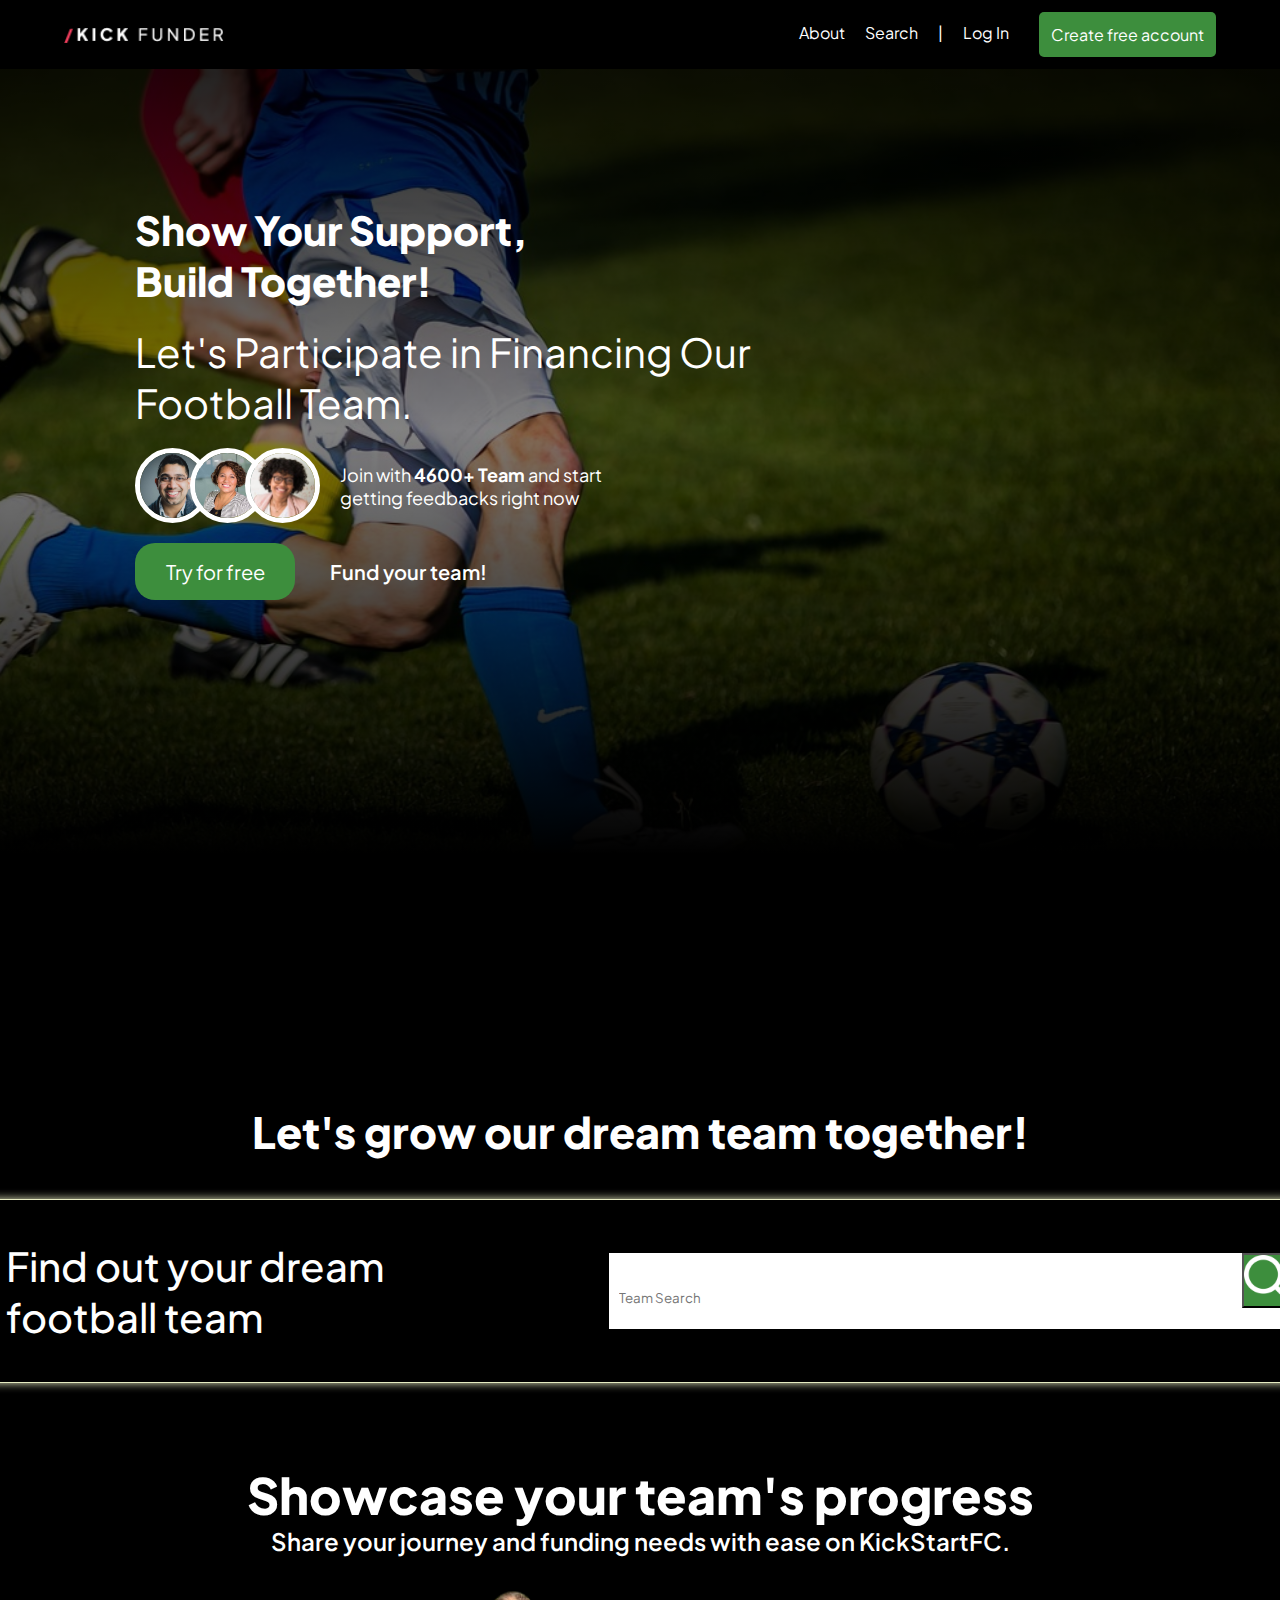
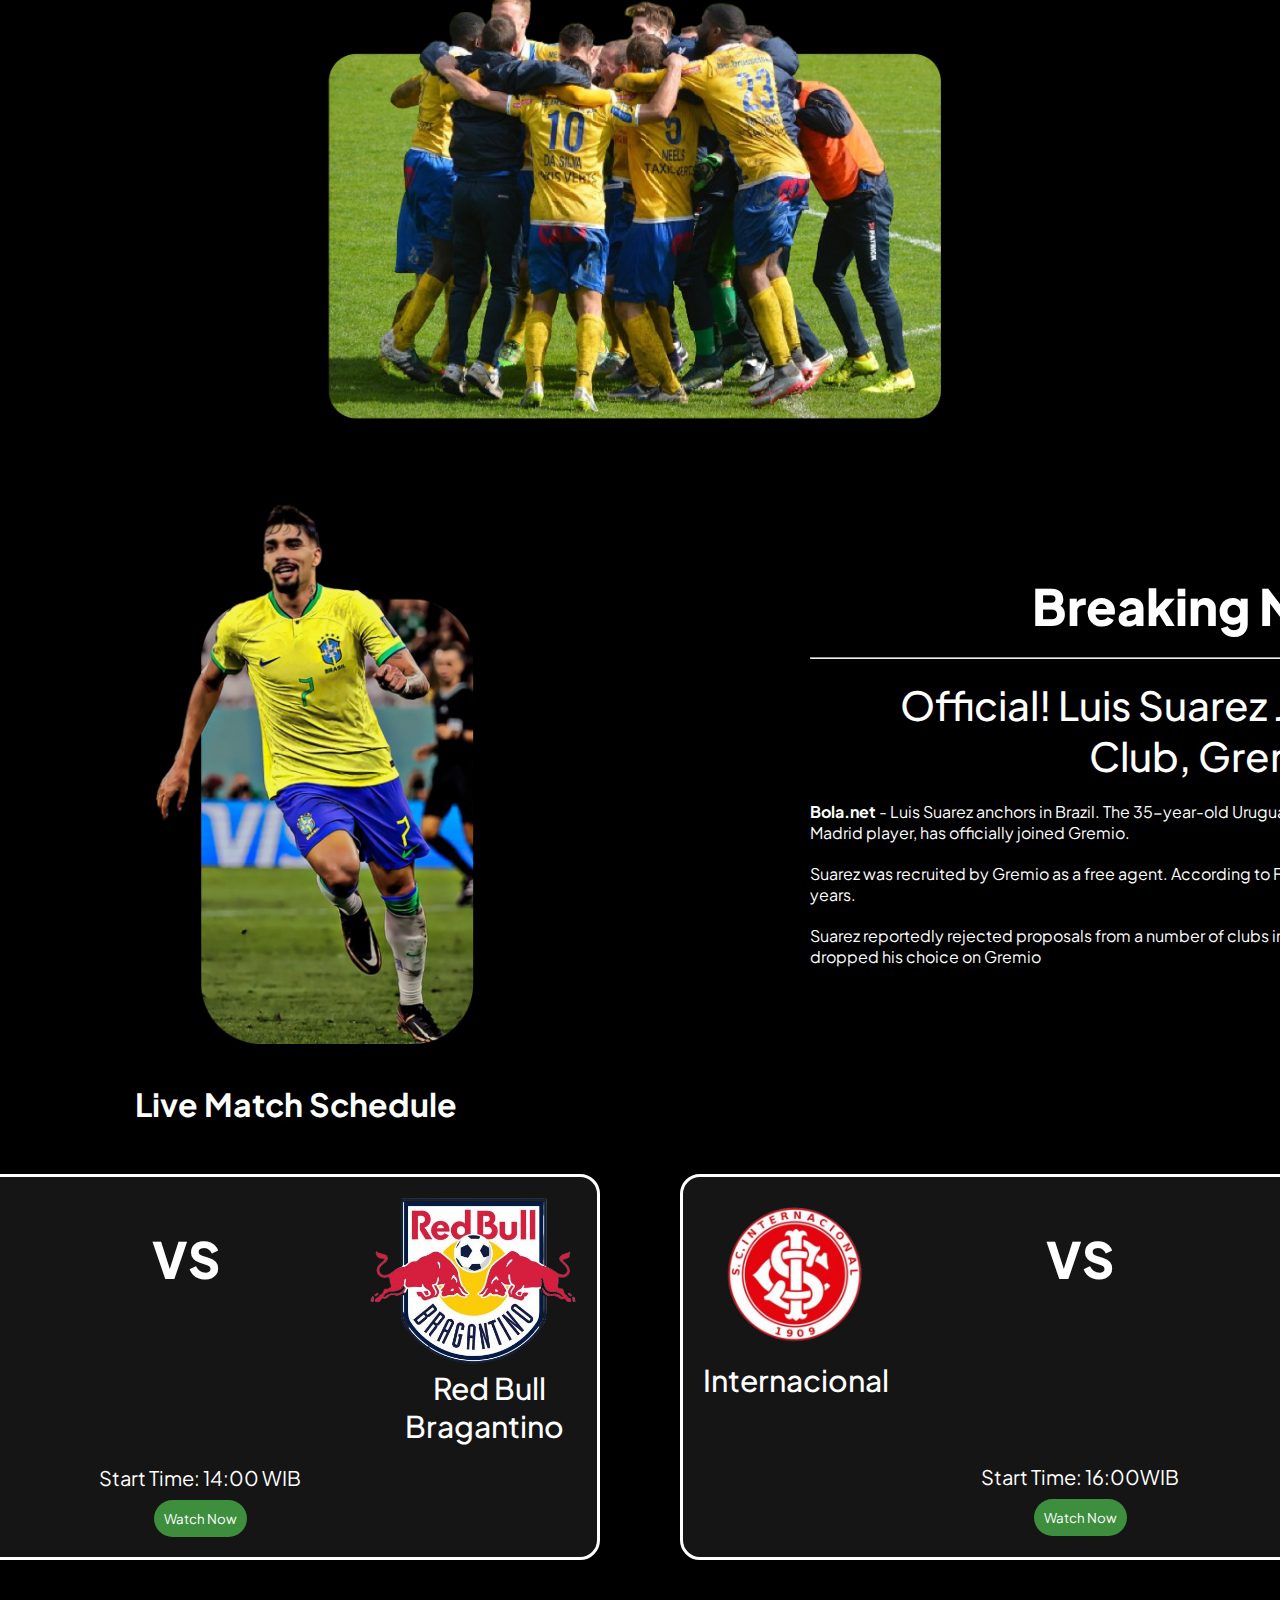
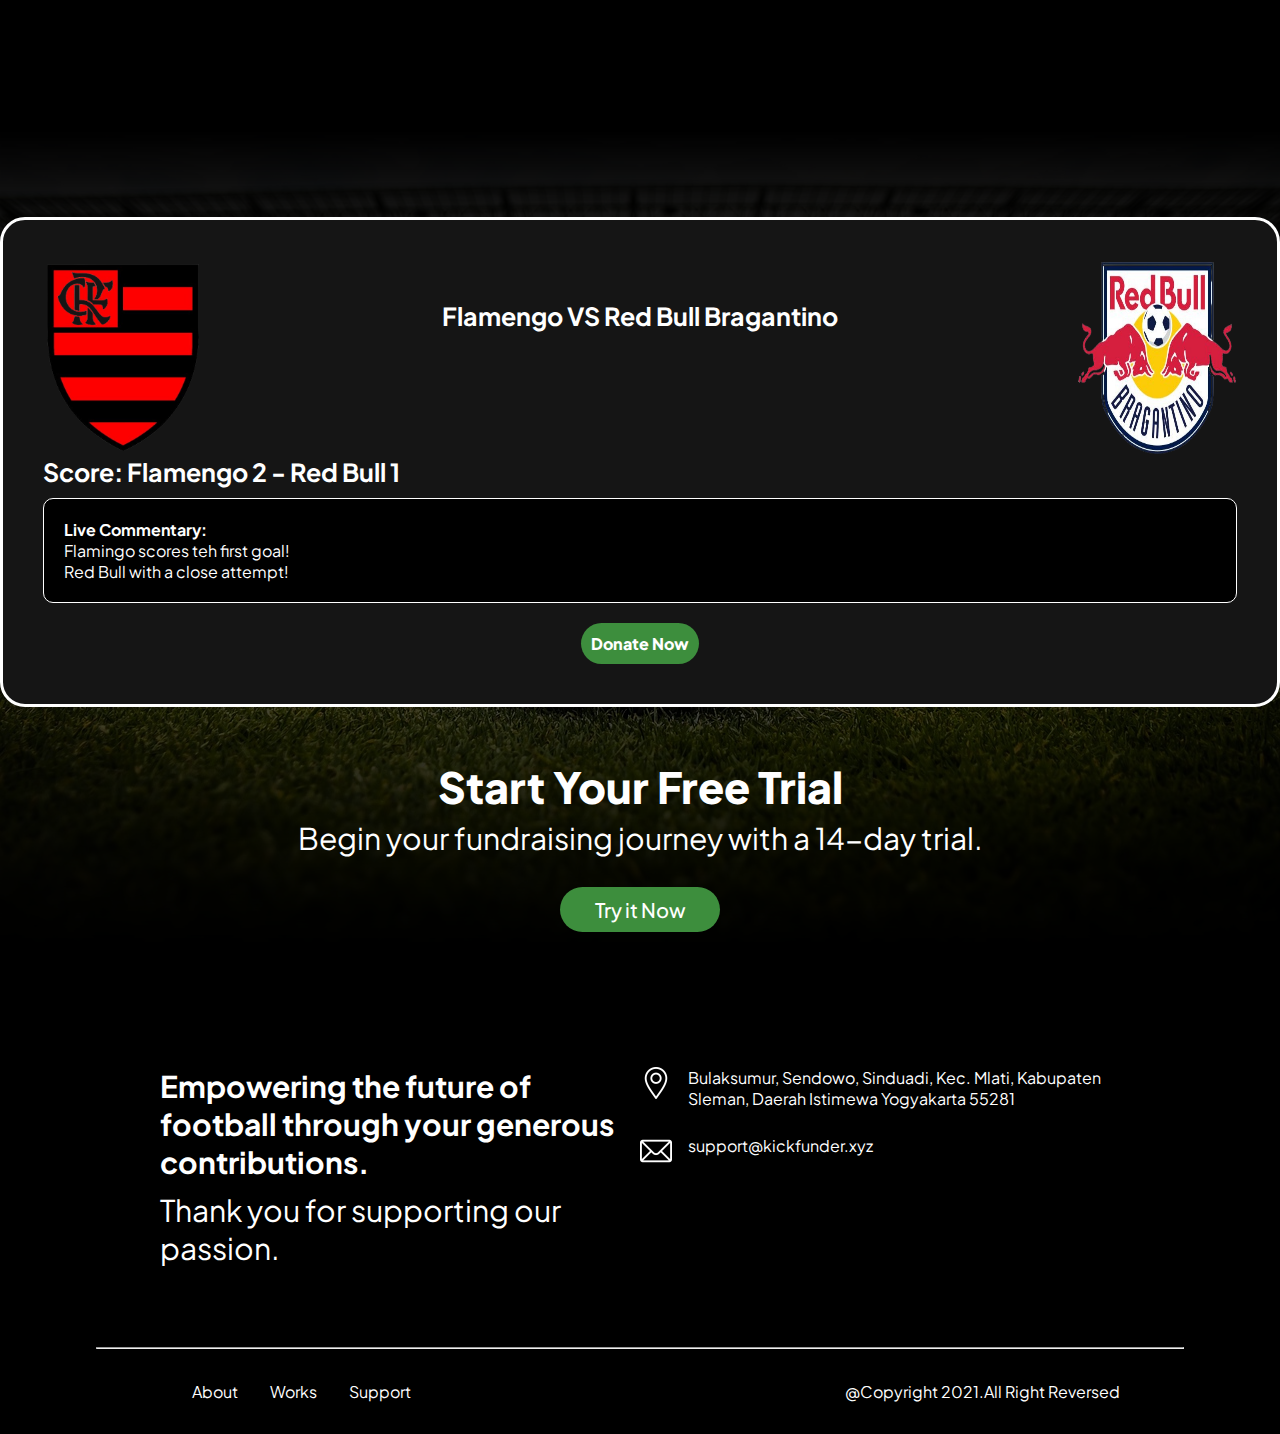
<file: index.html>
<!DOCTYPE html>
<html lang="en">
<head>
    <meta charset="UTF-8">
    <meta name="viewport" content="width=device-width, initial-scale=1.0">
    <title>Kick Funder</title>

    <!-- CSS -->
    <link rel="stylesheet" href="styles.css">

    <!-- Fonts -->
    <link rel="preconnect" href="https://fonts.googleapis.com">
    <link rel="preconnect" href="https://fonts.gstatic.com" crossorigin>
    <link href="https://fonts.googleapis.com/css2?family=Plus+Jakarta+Sans:ital,wght@0,200..800;1,200..800&display=swap" rel="stylesheet">

</head>
<body>
    <!-- Navigation Bar -->
    <header>
        <div id="nav-bar">
            <div>
                <img class="logo" src="./assets/KICK FUNDER.png" alt="logo">
            </div>
            <nav>
                <ul>
                    <a href="#about-section"><li>About</li></a>
                    <a href="#search-section"><li>Search</li></a>
                    <li class="no-animation">|</li>
                    <a href="404.html"><li>Log In</li></a>
                    <a href="404.html"><button>Create free account</button></a>
                </ul>
            </nav>
        </div>
    </header>

    <main>
        <!-- Landing Page -->
        <div id="landing-page">
            <div id="about-section">
                <div class="header-1">
                    <p>Show Your Support,</p>
                    <p>Build Together!</p>
                </div>
                <div class="header-2">
                    <p>Let's Participate in Financing Our </p>
                    <p>Football Team.</p>
                </div>
                <div class="header-3">
                    <div class="header-3-img-container">
                        <img class="header-3-img" src="./assets/profile-pict/profile-pict1.png" alt="profile-pict1">
                        <img class="header-3-img" src="./assets/profile-pict/profile-pict2.png" alt="profile-pict2">
                        <img class="header-3-img" src="./assets/profile-pict/profile-pict3.png" alt="profile-pict3">
                    </div>
                    <div class="header-3-p">
                        <p>Join with <b>4600+ Team</b> and start</p>
                        <p>getting feedbacks right now</p>
                    </div>
                </div>
                <a href="./404.html"><button class="try-for-free">Try for free</button></a>
                <a href="./teams.html" class="fund-your-team">Fund your team!</a>
            </div>
        </div>

        <!-- Main Page -->
        <div id="main-page-1">
            <div class="search-bar-container" id="search-section">
                <p class="search-bar-title">Let's grow our dream team together!</p>
                    <div class="search-bar">
                        <div class="search-bar-text">
                            <p>Find out your dream</p>
                            <p>football team</p>
                        </div>
                        <form action="">
                            <input type="search" id="site-search" name="q"
                                aria-label="Search through site content" placeholder="Team Search">
                            <button><img src="./assets/icons/search.png" alt="search"></button>
                        </form>
                    </div>
                </div>

                <div class="showcase">
                    <div class="showcase-text-container">
                        <h1>Showcase your team's progress</h1>
                        <p>Share your journey and funding needs with ease on KickStartFC.</p>
                    </div>
                    <img src="./assets/players/plyr1.png" alt="players1">
                </div>

                <div class="news">
                    <img src="./assets/players/luis-suarez.png" alt="luis-suarez">
                    <div class="news-text-container">
                        <h1>Breaking News</h1>
                        <hr>
                        <h2>Official! Luis Suarez Joins Brazilian Club, Gremio</h2>
                        <p><b>Bola.net</b> - Luis Suarez anchors in Brazil. The 35-year-old Uruguayan striker, a former Barcelona and Atletico Madrid player, has officially joined Gremio.</p>
                        <p>Suarez was recruited by Gremio as a free agent. According to Fabrizio Romano, Suarez is contracted for two years.</p>
                        <p>Suarez reportedly rejected proposals from a number of clubs in Saudi Arabia and the United States. He dropped his choice on Gremio</p>
                    </div>
                </div>
                
                <h1 class="match-schedule-title">Live Match Schedule</h1>
                <div class="schedule-page-container">
                    
                    <div class="schedule">
                        
                        <div class="schedule-container">
                            <div class="team-container">
                                <div class="team-1">
                                    <img src="./assets/team/Flamengo.png" alt="Flamengo">
                                    <p class="team-name">Flamengo</p>
                                </div>
                                <h1>VS</h1>
                                <div class="team-2">
                                    <img style="width: 13rem;" src="./assets/team/Red-bull.png" alt="Red Bull Bragantino">
                                    <p class="team-name" style="margin-left: 25px;"> &nbsp; Red Bull Bragantino</p>
                                </div>
                            </div>
                            <div class="schedule-watch">
                                <p>Start Time: 14:00 WIB</p>
                                <a href="./404.html"><button>Watch Now</button></a>
                            </div>
                        </div>
                        <div class="schedule-container">
                            <div class="team-container">
                                <div class="team-1">
                                    <img src="./assets/team/Internacional.png" alt="Internacional">
                                    <p class="team-name">Internacional</p>
                                </div>
                                <h1>VS</h1>
                                <div class="team-2">
                                    <img src="./assets/team/Juventude.png" alt="Juventude">
                                    <p class="team-name">Juventude</p>
                                </div>
                            </div>
                            <div style="margin-top: 45px;" class="schedule-watch">
                                <p>Start Time:   16:00WIB</p>
                                <a href="./404.html"><button>Watch Now</button></a>
                            </div>
                        </div>
                    </div>
                </div>
            </div>

            <div id="main-page-2">
                <div class="post-matches-container">
                    <div class="post-matches">
                        <div class="post-teams">
                            <img src="./assets/team/Flamengo.png" alt="Flamengo">
                            <p>Flamengo VS Red Bull Bragantino</p>
                            <img src="./assets/team/Red-bull.png" alt="Red Bull Bragantino">
                        </div>
                        <div class="post-scores">
                            <p style="margin-bottom: 10px;">Score: Flamengo 2 - Red Bull 1</p>
                            <div class="post-commentary">
                                <p style="font-weight: 700;">Live Commentary:</p>
                                <p>Flamingo scores teh first goal!</p>
                                <p>Red Bull with a close attempt! </p>
                            </div>
                            <div class="post-button"><a href="./404.html"><button>Donate Now</button></a></div>
                        </div>
                    </div>
                </div>

                <div class="start-trial-container">
                    <div class="start-trial">
                        <h1>Start Your Free Trial</h1>
                        <h2>Begin your fundraising journey with a 14-day trial.</h2>
                        <a href="./404.html"><button>Try it Now</button></a>
                    </div>
                </div>
            </div>
        </div>

        <!-- FOOTER -->
        <footer>
            <div class="credits">
                <div class="credits-msg">
                    <h1>Empowering the future of football through your generous contributions.</h1>
                    <p>Thank you for supporting our passion.</p>
                </div>
                <div class="credits-info">
                    <div class="credits-info-container">
                        <img src="./assets/icons/location.png" alt="location-icon">
                            <p>Bulaksumur, Sendowo, Sinduadi, Kec. Mlati, Kabupaten Sleman, Daerah Istimewa Yogyakarta 55281</p>
                    </div>
                    <div class="credits-info-container">
                        <img src="./assets/icons/mail.png" alt="email-icon">
                        <p>support@kickfunder.xyz</p>
                    </div>
                </div>
            </div>

            <hr>

            <div class="end-page">
                <div class="footer-nav">
                    <ul>
                        <li>About</li>
                        <li>Works</li>
                        <li>Support</li>
                    </ul>
                </div>

                <p>@Copyright 2021.All Right Reversed</p>
            </div>
        </footer>
    </main>
</body>
</html>
</file>
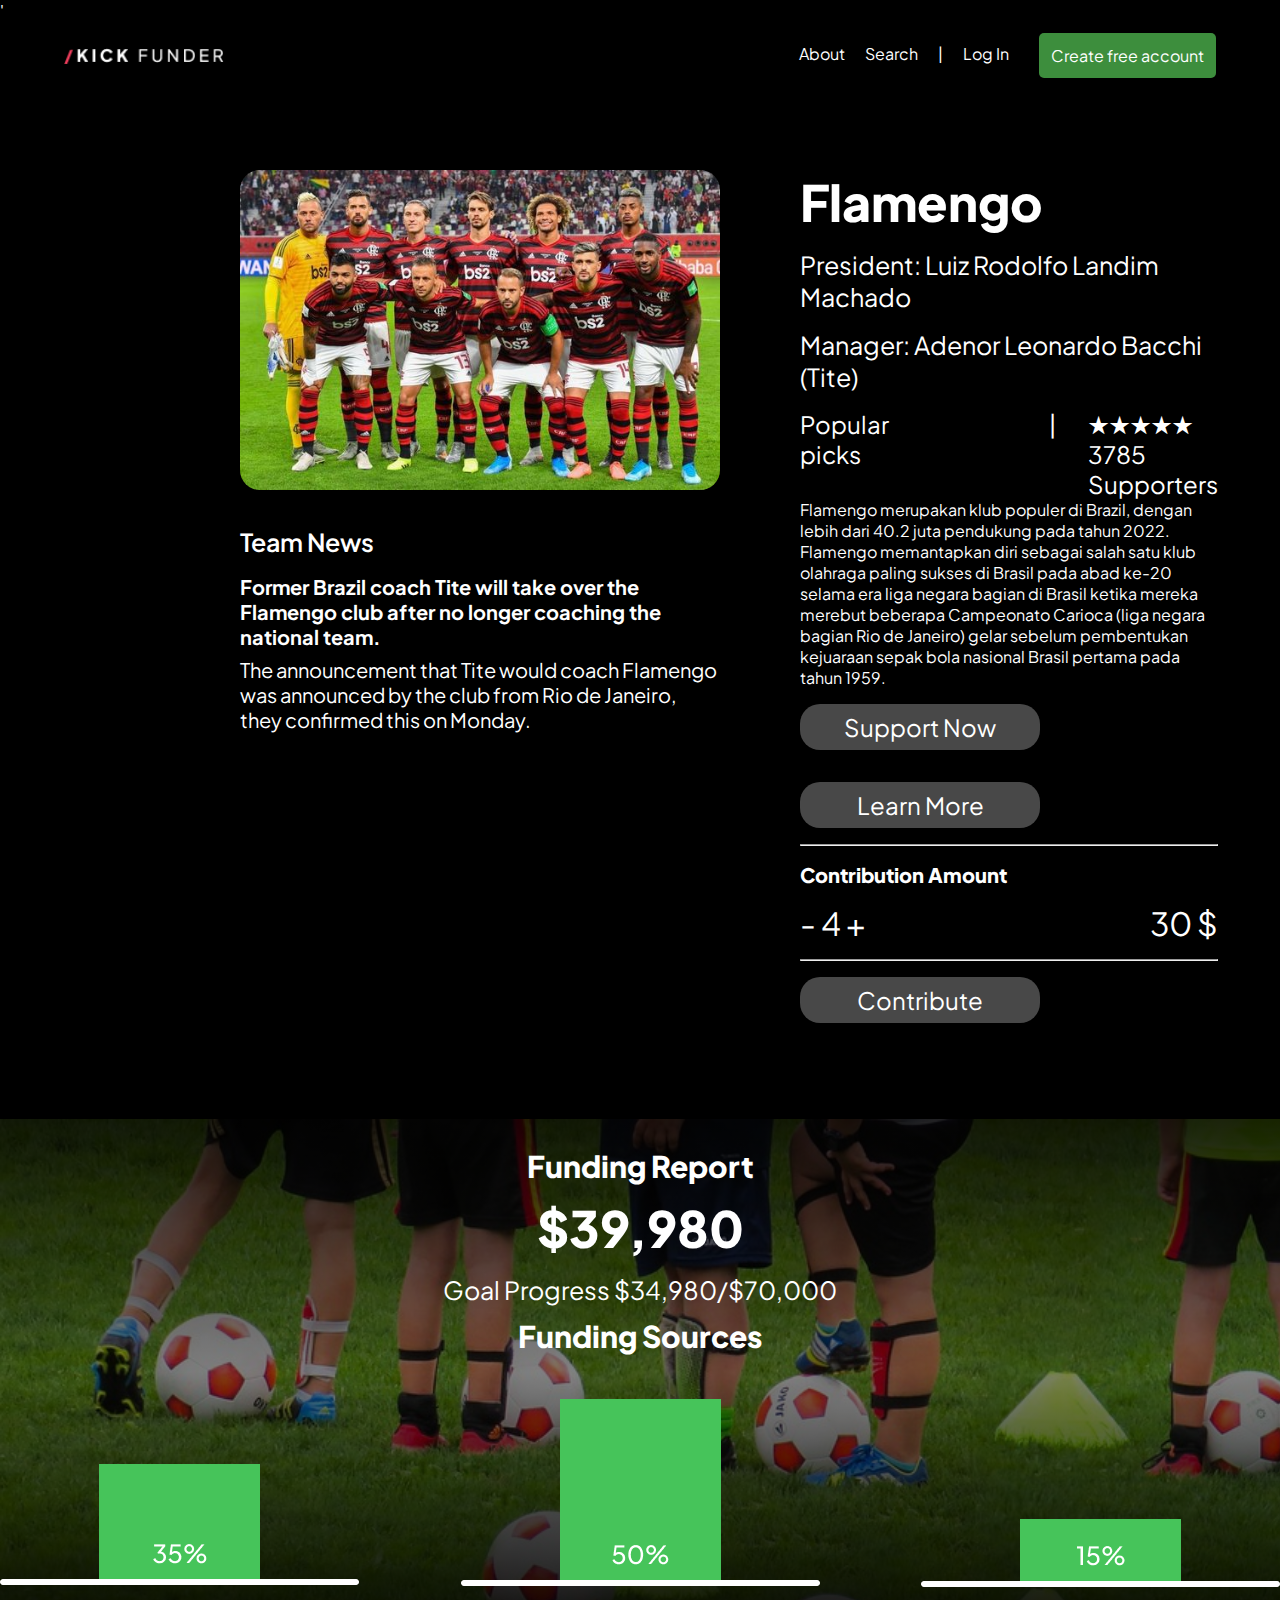
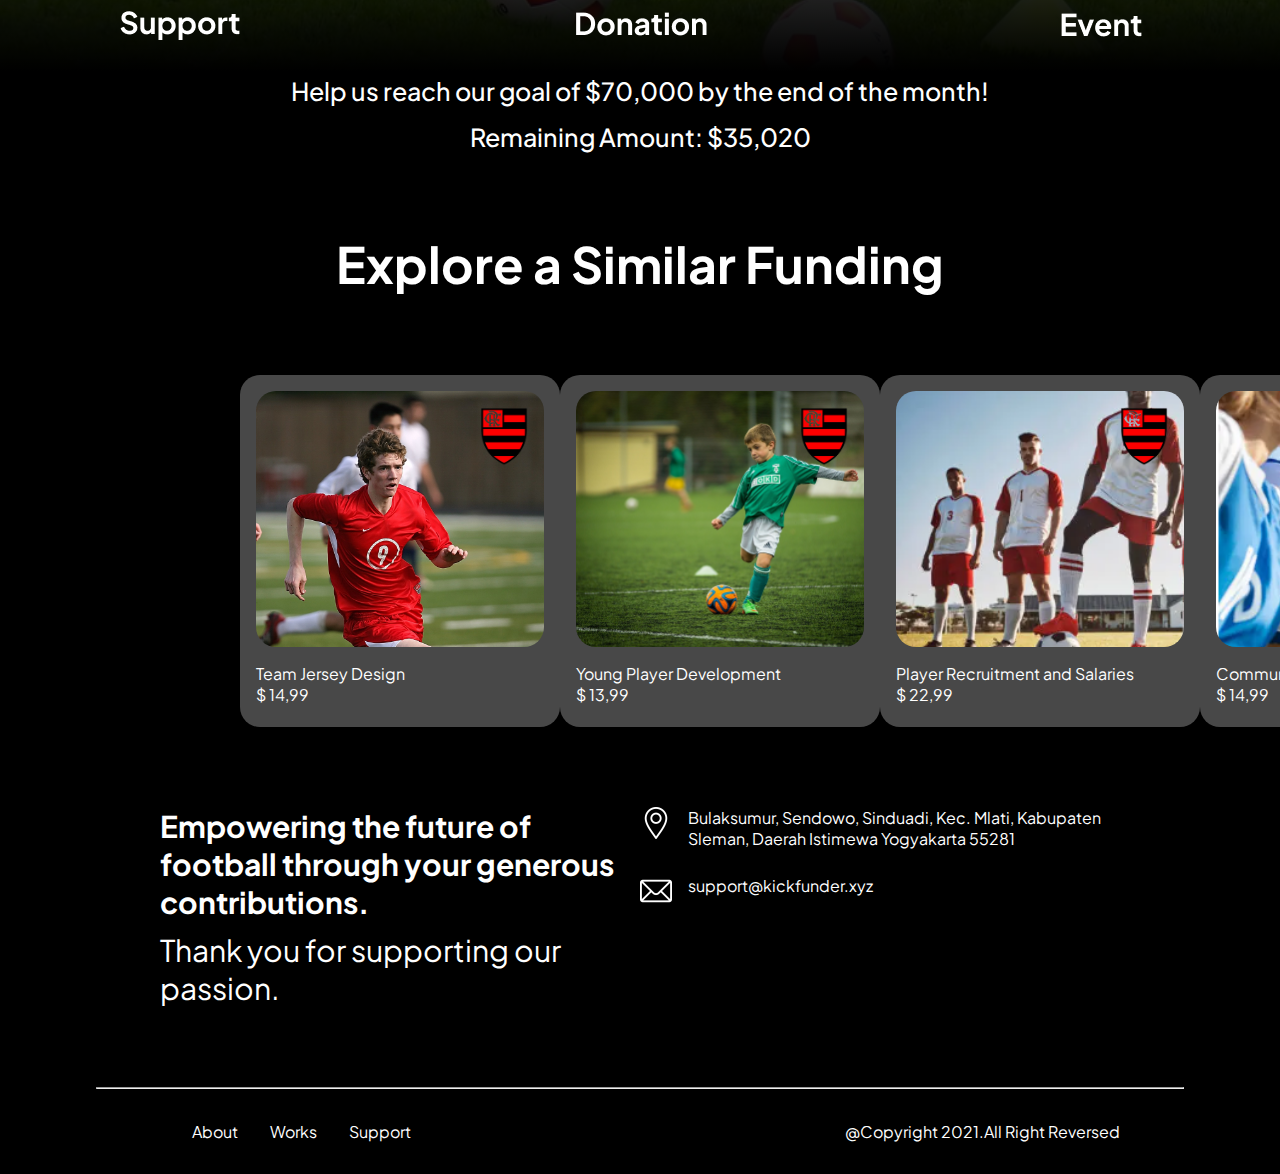
<file: Flamengo/Flamengo.html>
<!DOCTYPE html>
<html lang="en">
<head>
    <meta charset="UTF-8">
    <meta name="viewport" content="width=device-width, initial-scale=1.0">
    <title>Flamengo</title>

    <!-- CSS -->
    <link rel="stylesheet" href="../styles.css">
    <link rel="stylesheet" href="./Flamengo.css">

    <!-- Fonts -->
    <link rel="preconnect" href="https://fonts.googleapis.com">
    <link rel="preconnect" href="https://fonts.gstatic.com" crossorigin>
    <link href="https://fonts.googleapis.com/css2?family=Plus+Jakarta+Sans:ital,wght@0,200..800;1,200..800&display=swap" rel="stylesheet">'

</head>
<body>
    <!-- Navigation Bar -->
    <header>
        <div id="nav-bar">
            <div>
                <a href="../index.html">
                    <img class="logo" src="../assets/KICK FUNDER.png" alt="logo">
                </a>
            </div>
            <nav>
                <ul>
                    <a href="../index.html"><li>About</li></a>
                    <a href="../index.html"><li>Search</li></a>
                    <li class="no-animation">|</li>
                    <a href="../404.html"><li>Log In</li></a>
                    <a href="../404.html"><button>Create free account</button></a>
                </ul>
            </nav>
        </div>
    </header>

    <main>
        <!-- Flamengo -->
        <div class="flamengo-container">
            <div class="team-img-news">
                <img class="flamengo-img" src="../assets/team-pict/Flamengo.png" alt="Flamengo">
                <div class="team-news">
                    <h1>Team News</h1>
                    <p><b>Former Brazil coach Tite will take over the Flamengo club after no longer coaching the national team.
                    </b></p>
                    <p>The announcement that Tite would coach Flamengo was announced by the club from Rio de Janeiro, they confirmed this on Monday.</p>
                </div>
            </div>
            <div>
                <h1 class="team-name">Flamengo</h1>
                <p class="team-president">President: Luiz Rodolfo Landim Machado</p>
                <p class="team-manager">Manager: Adenor Leonardo Bacchi (Tite)</p>
                <div class="rating">
                    <p>Popular picks</p>
                    <p class="divider">|</p>
                    <p>★★★★★ &nbsp; &nbsp;   3785 Supporters</p>
                </div>
                <p>Flamengo merupakan klub populer di Brazil, dengan lebih dari 40.2 juta pendukung pada tahun 2022. Flamengo memantapkan diri sebagai salah satu klub olahraga paling sukses di Brasil pada abad ke-20 selama era liga negara bagian di Brasil ketika mereka merebut beberapa Campeonato Carioca (liga negara bagian Rio de Janeiro) gelar sebelum pembentukan kejuaraan sepak bola nasional Brasil pertama pada tahun 1959.</p>
                <div class="team-buttons">
                    <a href="../404.html"><button>Support Now</button></a>
                    <a href="../404.html"><button>Learn More</button></a>
                </div>
                <hr>
                <h1 class="contribution-title">Contribution Amount</h1>
                <div class="amount-container">
                    <p>- 4 +</p>
                    <p>30 $</p>
                </div>
                <hr>
                <a href="../404.html"><button class="contribute-button">Contribute</button></a>
            </div>
        </div>

        <div class="team-report">
            <h1 class="report-title">Funding Report</h1>
            <h1 class="report-amount">$39,980</h1>
            <p class="report-progress">Goal Progress $34,980/$70,000</p>
            <h1 class="report-source-title">Funding Sources</h1>

            <div class="graph-container">
                <div class="graph-1">
                    <img src="../assets/graph/1.png" alt="graph-1">
                </div>
                <div class="graph-2">
                    <img src="../assets/graph/2.png" alt="graph-2">
                </div>
                <div class="graph-3">
                    <img src="../assets/graph/3.png" alt="graph-3">
                </div>
            </div>
            <p class="help-us">Help us reach our goal of $70,000 by the end of the month!</p>
            <p class="remaining-amount">Remaining Amount: $35,020</p>
        </div>

        <div class="similar-funding">
            <h1 class="similar-title">Explore a Similar Funding</h1>
            <div class="funding-similar-container">
                <div class="funding-similar-box">
                    <div class="funding-similar-img-1"><img class="team-icon" src="../assets/team/Flamengo.png" alt="Flamengo"></div>
                    <div class="similar-funding-desc">
                        <p>Team Jersey Design</p>
                        <p>$ 14,99</p>
                    </div>
                </div>

                <div class="funding-similar-box">
                    <div class="funding-similar-img-2"><img class="team-icon" src="../assets/team/Flamengo.png" alt="Flamengo"></div>
                    <div class="similar-funding-desc">
                        <p>Young Player Development</p>
                        <p>$ 13,99</p>
                    </div>
                </div>

                <div class="funding-similar-box">
                    <div class="funding-similar-img-3"><img class="team-icon" src="../assets/team/Flamengo.png" alt="Flamengo"></div>
                    <div class="similar-funding-desc">
                        <p>Player Recruitment and Salaries</p>
                        <p>$ 22,99</p>
                    </div>
                </div>

                <div class="funding-similar-box">
                    <div class="funding-similar-img-4"><img class="team-icon" src="../assets/team/Flamengo.png" alt="Flamengo"></div>
                    <div class="similar-funding-desc">
                        <p>Community Programs</p>
                        <p>$ 14,99</p>
                    </div>
                </div>
            </div>
        </div>
    </main>

    <!-- Footer -->
    <footer>
        <div class="credits">
            <div class="credits-msg">
                <h1>Empowering the future of football through your generous contributions.</h1>
                <p>Thank you for supporting our passion.</p>
            </div>
            <div class="credits-info">
                <div class="credits-info-container">
                    <img src="../assets/icons/location.png" alt="location-icon">
                        <p>Bulaksumur, Sendowo, Sinduadi, Kec. Mlati, Kabupaten Sleman, Daerah Istimewa Yogyakarta 55281</p>
                </div>
                <div class="credits-info-container">
                    <img src="../assets/icons/mail.png" alt="email-icon">
                    <p>support@kickfunder.xyz</p>
                </div>
            </div>
        </div>

        <hr>

        <div class="end-page">
            <div class="footer-nav">
                <ul>
                    <li>About</li>
                    <li>Works</li>
                    <li>Support</li>
                </ul>
            </div>

            <p>@Copyright 2021.All Right Reversed</p>
        </div>
    </footer>
</body>
</html>
</file>
<file: styles.css>
/* Global */
* {
    margin: 0;
    padding: 0;
    box-sizing: border-box;
    font-family: "Plus Jakarta Sans", sans-serif;
}

.img-background {
    background-image: url('./assets/background-img/kid-playing-football.jpg');
    background-size: cover;
    background-position: center;
    background-repeat: no-repeat;
    width: 100%;
    display: flex;
    justify-content: center;
    align-items: center;
    z-index: 1;
    filter: brightness(50%);
}

a {
    color: inherit;      /* Inherit the color from the parent element */
    text-decoration: none; /* Remove the underline */
}

a:visited {
    color: inherit;      /* Inherit the color from the parent element */
}

a:hover, a:focus, a:active {
    color: inherit;      /* Inherit the color from the parent element */
    text-decoration: none; /* Remove the underline */
}
/* Header */

/* Navigation Bar */
.logo {
    width: 10rem;
    padding-top: 15px;
}

#nav-bar {
    background-color: black;
    color: #FFFFFF;
    padding: 12px 5% 12px 5%;
    display: flex;
    justify-content: space-between;
}

#nav-bar ul {
    list-style-type: none;
    display: flex;
    justify-content: space-between;
}

#nav-bar ul li {
    padding: 10px;
    font-size: 16px;
}

#nav-bar button {
    background-color: rgb(61, 142, 61);
    padding: 0.75rem;
    border: none;
    color: #FFFFFF;
    border-radius: 5px;
    margin-left: 20px;
    font-size: 16px;
}

/* Nav Bar - Animation */
#nav-bar li:not(.no-animation) {
    position: relative;
}

#nav-bar li:not(.no-animation)::after {
    content: '';
    position: absolute;
    width: 0;
    height: 2px;
    bottom: 0;
    left: 0;
    background-color: #FFFFFF;
    visibility: hidden;
    transition: all 0.3s ease-in-out;
}

#nav-bar li:not(.no-animation):hover::after {
    visibility: visible;
    width: 100%;
}

#nav-bar button:hover {
    background-color: #46C45A;
}

/* Main */


/* Landing Page */
#landing-page {
    background: linear-gradient(180deg, rgba(0, 0, 0, 0.86) 0.41%, rgba(0, 0, 0, 0.49) 40.04%, #000000 87.22%), url(./assets/background-img/bg-1.png);
    width: 100%;
    height: 100vh;
    background-size: cover;
    background-position: center;
    background-repeat: no-repeat;
    color: #FFFFFF;
    padding: 15vh;
    display: flex;
    margin-bottom: none;
    padding-bottom: none;
}

.header-1 {
    margin-bottom: 20px;
    font-size: 40px;
    font-weight: 800;
}

.header-2 {
    margin-bottom: 20px;
    font-size: 40px;
    font-weight: 400;
}

.header-3 {
    margin-bottom: 20px;
    font-size: 18px;
    font-weight: 400;
    display: flex;
    flex-direction: row;
}

.header-3 b {
    font-weight: 700;
}

.header-3-p {
    margin: auto 0 auto 20px;
}

.header-3-img-container {
    display: flex;
    justify-content: center;
    align-items: center;
    margin-left: 20px;
}

.header-3-img {
    width: 75px;
    border-radius: 50%;
    border: 5px solid #FFFFFF;
    margin-left: -20px;
}

.try-for-free {
    width: 10rem;
    padding: 1rem;
    background-color: rgb(61, 142, 61);
    border: none;
    color: white;
    font-size: 20px;
    border-radius: 20px;
}

.try-for-free:hover {
    background-color: #46C45A;
    cursor: pointer;
}

.fund-your-team {
    font-weight: 600;
    font-size: 20px;
    margin-left: 1rem;
    padding: 1rem;
    border-radius: 20px;
}

.fund-your-team:hover {
    cursor: pointer;
    background-color: rgb(55, 62, 68);
}


/* Main Page */

/* Main Page 1 */

#main-page-1 {
    color: #FFFFFF;
    background-color: black;
    margin-top: none;
    padding-top: none;
    padding: 15vh;
}

.search-bar-container {
    display: flex;
    flex-direction: column;
    align-items: center;
    justify-content: center;
    margin-bottom: 80px;
}

.search-bar-title {
    font-size: 43px;
    font-weight: 800;
    margin-bottom: 40px;
}

.search-bar {
    border: 1px solid #E6ECC1;
    border-radius: 15px;
    display: flex;
    justify-content: space-between;
    padding: 20px;
    width: 150vh;
    box-shadow: 0 0 10px #E6ECC1;
}

.search-bar-text {
    text-align: left;
    font-size: 40px;
    font-weight: 500;
    padding: 20px;
}

.search-bar form {
    margin-top: auto;
    margin-bottom: auto;
    background-color: #FFFFFF;
}

.search-bar input {
    border: none;
    padding: 10px;
    border-radius: 5px;
    width: 70vh;
    height: 7vh;
    border: none;
}

.search-bar img {
    width: 3rem;
    filter: invert(1);
}

.search-bar button {
    background-color: rgb(61, 142, 61);
}

.showcase {
    text-align: center;
    justify-content: center;
}

.showcase-text-container {
    margin-bottom: 20px;
}

.showcase-text-container h2 {
    font-size: 40px;
    font-weight: 500;
    margin-bottom: 20px;
}

.showcase-text-container h1 {
    font-size: 50px;
    font-weight: 800;
}

.showcase-text-container p {
    font-size: 24px;
    font-weight: 600;
}

.showcase img {
    width: 70vh;
}

.news {
    display: flex;
    margin-top: 50px;
}

.news img {
    width: 40vh;
    margin-bottom: 40px;
}

.news-text-container {
    margin: auto 0 auto 35vh;
    text-align: center;
}

.news h1 {
    font-size: 50px;
    font-weight: 800;
    margin-bottom: 20px;
}

.news h2 {
    font-size: 40px;
    font-weight: 500;
    width: 70vh;
    margin: 20px auto 20px auto;
}

.news p {
    text-align: left;
    width: 90vh;
    margin-bottom: 20px;
}

.match-schedule-title {
    margin-bottom: 2rem;
}

.schedule {
    display: grid;
    grid-template-columns: repeat(2, 1fr); /* This will create 2 columns */
    grid-gap: 5rem;
}

.schedule-container {
    margin-bottom: 2rem;
    border: 3px solid #FFFFFF;
    border-radius: 20px;
    width: 50rem;
    text-align: center;
    background-color: #151515;
}

.team-container {
    display: flex;
    justify-content: center;
}

.team-container h1 {
    font-size: 50px;
    font-weight: 800;
    margin: 50px auto 20px auto;
}

.team-1 img {
    width: 10rem;
}

.team-2 img {
    width: 10rem;;
}

.team-name {
    font-weight: 500;
    font-size: 30px;
    width: 20vh;
}

.team-1, .team-2 {
    margin: 20px;
}

.schedule-watch p {
    font-weight: 400;
    font-size: 20px;
    margin-bottom: 10px;
}

.schedule-watch button {
    background-color: rgb(61, 142, 61);
    padding: 10px;
    border: none;
    color: #FFFFFF;
    border-radius: 25px;
    margin-bottom: 20px;
}

.schedule-watch button:hover {
    background-color: #46C45A;
}


.schedule-page-container {
    display: flex;
    justify-content: center;
    align-items: center;
    margin-top: 50px;

}

#main-page-2 {
    background: linear-gradient(180deg, #000000 0.41%, rgba(0, 0, 0, 0.49) 40.04%, #000000 87.22%), url(./assets/background-img/bg-2.png);
    color: #FFFFFF;
    padding: 10vh 0 15vh 0;
}   

.post-matches-container {
    display: flex;
    flex-direction: column;
    align-items: center;
    margin-bottom: 2rem;
}

.post-matches {
    padding: 40px;
    width: 80rem;
    background-color: #151515;
    margin-bottom: 20px;
    border: 3px solid #FFFFFF;
    border-radius: 25px;
}

.post-teams {
    display: flex;
    justify-content: space-between;
}

.post-teams img {
    width: 10rem;
}

.post-teams p {
    margin-top: 40px;
    font-size: 25px;
    font-weight: 700;
}

.post-scores p {
    font-size: 25px;
    font-weight: 700;
}

.post-commentary {
    border: 1px solid #FFFFFF;
    padding: 20px;
    background-color: #000000;
    border-radius: 10px;
}

.post-commentary p {
    font-size: 16px;
    font-weight: 400;
}

.post-button {
    display: flex;
    justify-content: center;
}

.post-button button {
    margin-top: 20px;
    border: none;
    padding: 10px;
    background-color: rgb(61, 142, 61);
    color: white;
    font-size: 16px;
    font-weight: 800;
    border-radius: 25px;
}

.post-button button:hover {
    background-color: #46C45A;
}

.start-trial {
    justify-content: center;
    align-items: center;
    text-align: center;
}

.start-trial h1 {
    margin-bottom: 5px;
    font-size: 43px;
    font-weight: 800;
}

.start-trial h2 {
    margin-bottom: 10px;
    font-size: 30px;
    font-weight: 400;
}

.start-trial button {
    background-color: rgb(61, 142, 61);
    padding: 10px;
    border: none;
    color: #FFFFFF;
    border-radius: 25px;
    margin-top: 20px;
    font-size: 20px;
    width: 10rem;
    font-weight: 500;
}

.start-trial button:hover {
    background-color: #46C45A;
}

footer {
    background-color: #000000;
    color: white;
}

.credits {
    display: flex;
    justify-content: space-between;
    padding: 0 10rem;
}

.credits-msg {
    width: 30rem;
}

.credits-msg h1 {
    font-size: 30px;
    font-weight: 700;
    margin-bottom: 10px;
}

.credits-msg p {
    font-size: 30px;
    font-weight: 400;
}

.credits-info img {
    filter: invert(1);
    width: 2rem;
    margin: 0 1rem 1rem 0;
}

.credits-info-container {
    display: flex;
    width: 30rem;
    margin-bottom: 20px;
}

footer hr {
    width: 85%;
    margin: 5rem auto 2rem auto;
}

.end-page {
    display: flex;
    justify-content: space-between;
    padding: 0 10rem 2rem 10rem;
}

.footer-nav ul {
    list-style: none;
    display: flex;
}

.footer-nav li {
    margin-left: 2rem;
}

.footer-nav li:not(.no-animation) {
    position: relative;
}

.footer-nav li:not(.no-animation)::after {
    content: '';
    position: absolute;
    width: 0;
    height: 2px;
    bottom: 0;
    left: 0;
    background-color: #FFFFFF;
    visibility: hidden;
    transition: all 0.3s ease-in-out;
    
}

.footer-nav li:not(.no-animation):hover::after {
    visibility: visible;
    width: 100%;
}
</file>
<file: Flamengo/Flamengo.css>
body {
    background-color: black;
    color: white;
}

.flamengo-container {
    padding: 5rem 15rem;
    display: flex;
}

.flamengo-img {
    width: 30rem;
    border-radius: 20px;
    margin-right: 5rem;
    margin-bottom: 2rem;
}

.team-news {
    width: 30rem;
}

.team-news h1 {
    font-size: 25px;
    font-weight: 600;
    margin-bottom: 1rem;
}

.team-news p {
    font-size: 20px;
    font-weight: 400;
    margin-bottom: 0.5rem;
}

.team-name {
    font-size: 50px;
    font-weight: 800;
    margin-bottom: 1rem;
}

.team-president, .team-manager {
    font-size: 25px;
    font-weight: 400;
    margin-bottom: 1rem;
}

.rating {
    display: flex;
}

.rating p {
    font-size: 1.5rem;
}

.divider {
    margin: 0 2rem 1rem 10rem;
}

.team-buttons button, .contribute-button {
    background-color: #484848;
    padding: 0.5rem;
    font-size: 1.5rem;
    width: 15rem;
    border: none;
    color: white;
    margin: 1rem 2rem 1rem 0;
    border-radius: 20px;
}

.team-buttons button:hover, .contribute-button:hover {
    background-color: #46C45A;
    cursor: pointer;
}

.contribution-title {
    font-size: 20px;
    font-weight: 800;
    margin: 1rem 0;
}

.amount-container {
    display: flex;
    justify-content: space-between;
    margin: 1rem 0;
}

.amount-container p {
    font-size: 2rem;
}

.team-report {
    text-align: center;
    background: linear-gradient(180deg, rgba(0, 0, 0, 0.86) 0.41%, rgba(0, 0, 0, 0.49) 40.04%, #000000 87.22%), url(../assets/background-img/bg-4.png);
    background-repeat: no-repeat;
    background-size: cover;
}

.report-title {
    font-size: 30px;
    font-weight: 800;
    line-height: 30px;
    margin-bottom: 2rem;
    padding-top: 2rem;
}

.report-amount {
    font-size: 50px;
    font-weight: 800;
    line-height: 30px;
    margin-bottom: 2rem;
}

.report-progress {
    font-size: 25px;
    font-weight: 400;
    line-height: 30px;
    margin-bottom: 1rem;
}

.report-source-title {
    font-size: 30px;
    font-weight: 800;
    line-height: 30px;
    margin-bottom: 3rem;
}

.graph-container {
    display: flex;
    justify-content: space-between;
    width: 80rem;
    margin: 2rem auto;
}

.graph-1 {
    padding-top: 65px;
}

.graph-3 {
    padding-top: 120px;
}

.help-us, .remaining-amount {
    font-size: 25px;
    font-weight: 500;
    line-height: 30px;
    margin-bottom: 1rem;
}

.funding-similar-container {
    display: grid;
    grid-template-columns: repeat(4, 1fr);
    padding: 5rem 15rem;
    margin: 0 auto;
}

.funding-similar-box {
    background-color: #484848;
    width: 20rem;
    height: 22rem;
    border-radius: 20px;
}

.funding-similar-img-1 {
    background: url(../assets/funding/1.png);
    background-repeat: no-repeat;
    background-size: cover;
    width: 18rem;
    height: 16rem;
    margin: 1rem;
    border-radius: 20px;
}

.funding-similar-img-2 {
    background: url(../assets/funding/4.png);
    background-repeat: no-repeat;
    background-size: cover;
    width: 18rem;
    height: 16rem;
    margin: 1rem;
    border-radius: 20px;
}

.funding-similar-img-3 {
    background: url(../assets/funding/6.png);
    background-repeat: no-repeat;
    background-size: cover;
    width: 18rem;
    height: 16rem;
    margin: 1rem;
    border-radius: 20px;
}

.funding-similar-img-4 {
    background: url(../assets/funding/8.png);
    background-repeat: no-repeat;
    background-size: cover;
    width: 18rem;
    height: 16rem;
    margin: 1rem;
    border-radius: 20px;
}

.similar-funding-desc {
    margin: 1rem;
}

.similar-title {
    text-align: center;
    margin-top: 5rem;
    font-size: 50px;
}

.team-icon {
    width: 3rem;
    margin: 1rem 0 1rem 14rem;
}
</file>
